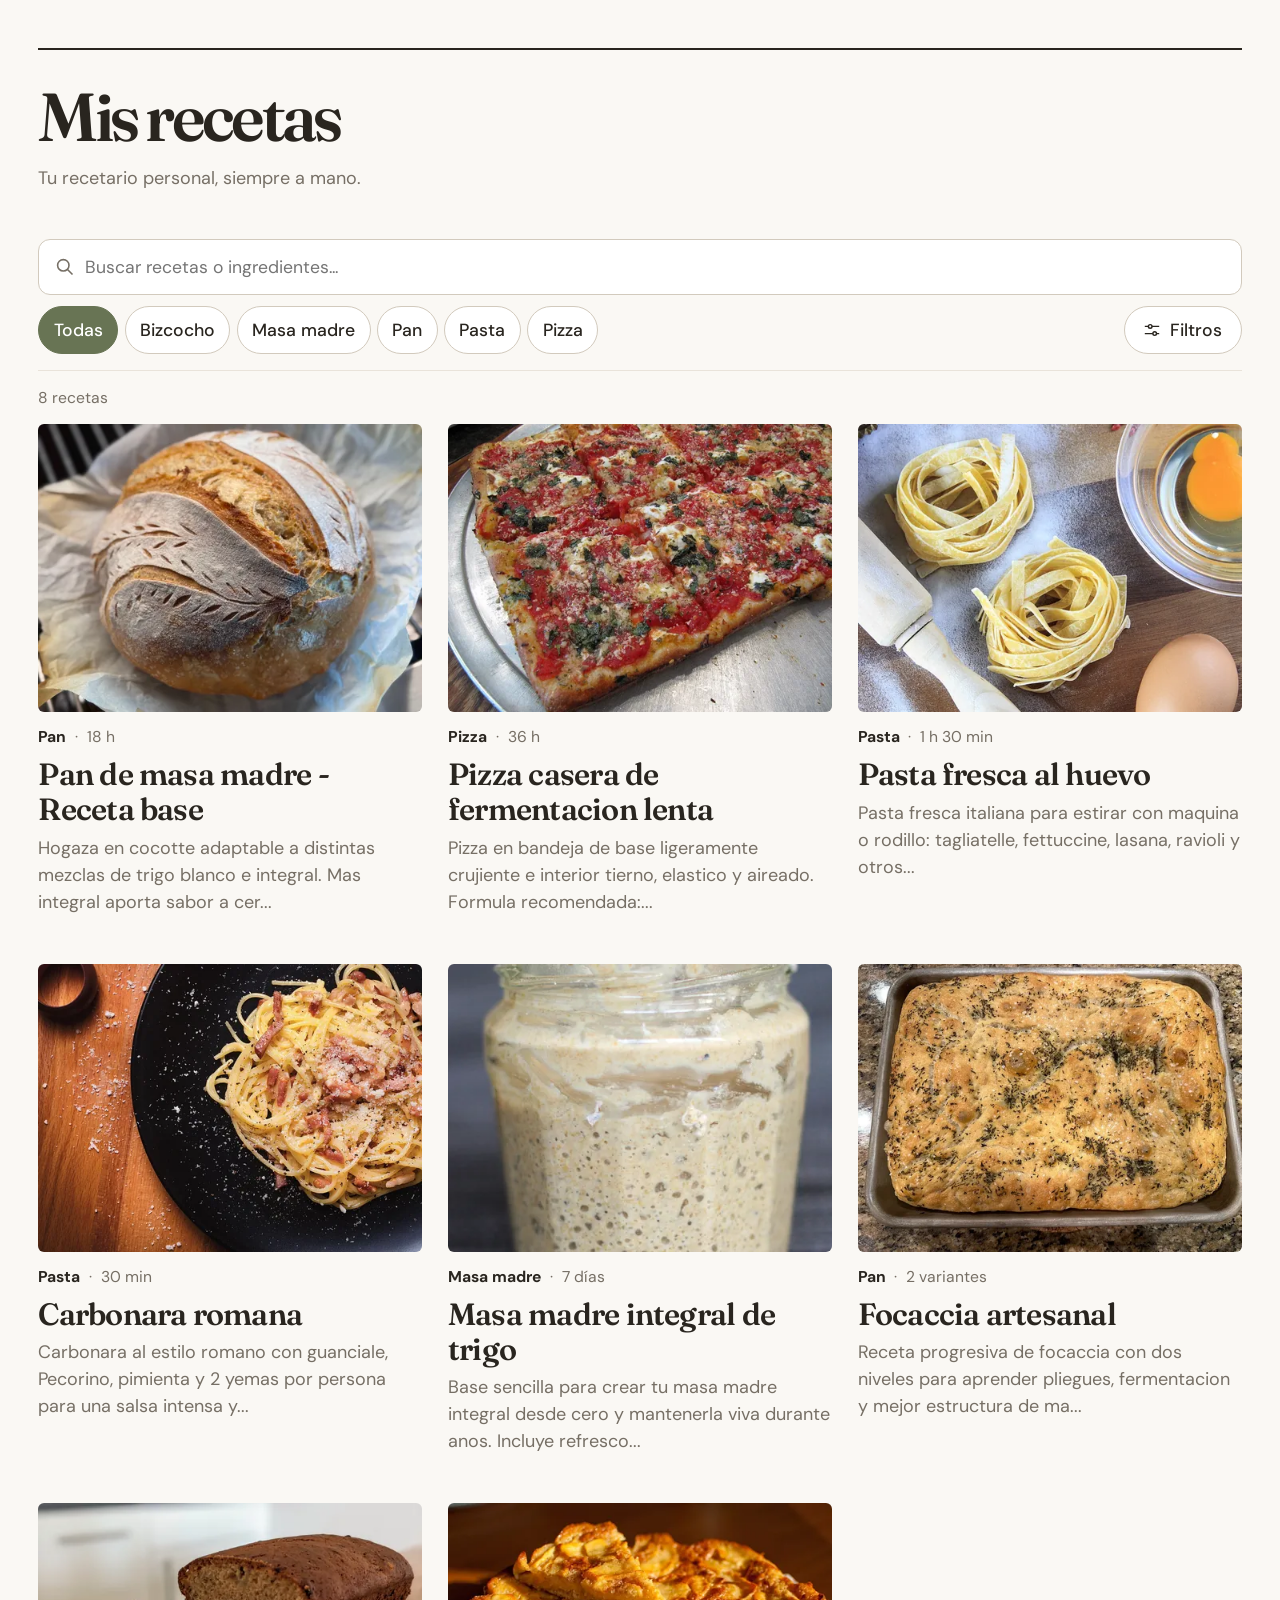
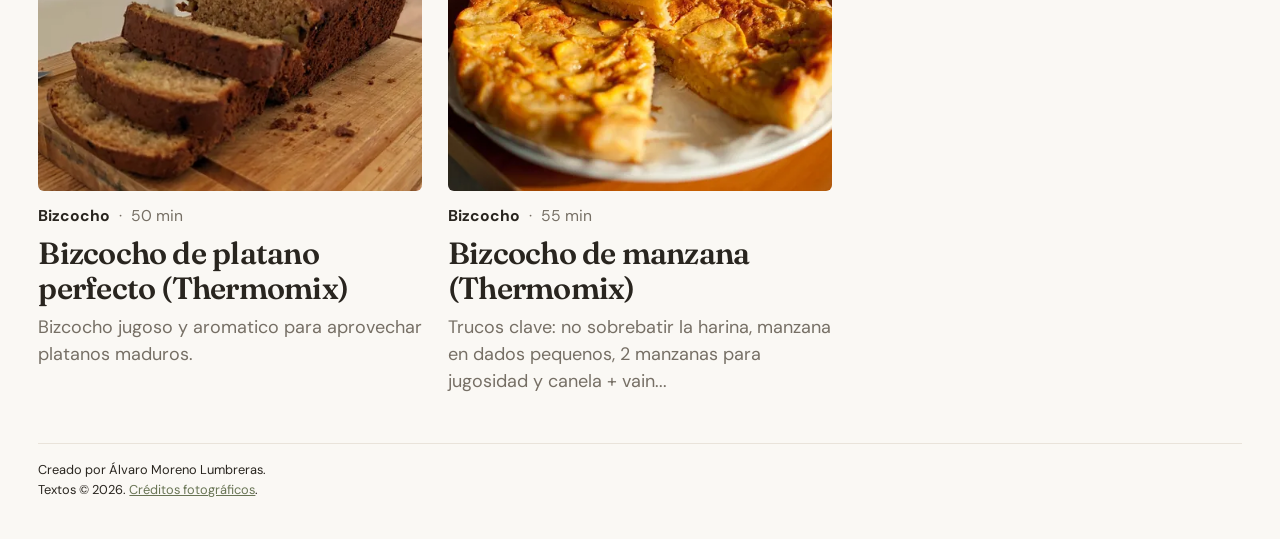
<file: index.html>
<!doctype html>
<html lang="es">
  <head>
    <meta charset="UTF-8" />
    <meta name="viewport" content="width=device-width, initial-scale=1.0" />
    <meta name="color-scheme" content="only light" />
    <title>Mis recetas</title>
    <link rel="icon" href="data:," />
    <link rel="preconnect" href="https://fonts.googleapis.com" />
    <link rel="preconnect" href="https://fonts.gstatic.com" crossorigin />
    <link
      href="https://fonts.googleapis.com/css2?family=Fraunces:opsz,wght@9..144,600;9..144,700&family=DM+Sans:wght@400;500;600;700&display=swap"
      rel="stylesheet"
    />
    <link rel="stylesheet" href="assets/css/style.css?v=catalogo4" />
  </head>
  <body>

    <div class="container">
      <header class="topbar">
        <div class="brand">

          <h1>Mis recetas</h1>
          <p class="subtitle">Tu recetario personal, siempre a mano.</p>
        </div>

      </header>

      <section class="search-panel" aria-label="Búsqueda y filtros">
        <label class="search-field">
          <span>Buscar receta</span>
          <input id="searchInput" type="search" placeholder="Buscar recetas o ingredientes..." />
        </label>

        <div id="chips"></div><button id="filters" aria-haspopup="dialog" aria-controls="filterBox">Filtros</button><dialog id="filterBox" aria-labelledby="filterTitle"><header class="dialog-head"><h2 id="filterTitle">Filtros</h2><button type="button" data-dismiss autofocus aria-label="Cerrar filtros">×</button></header><div class="filters-row dialog-scroll">
          <label>
            <span>Tipo</span>
            <select id="typeFilter">
              <option value="all">Todas</option>
            </select>
          </label>

          <label>
            <span>Duración</span>
            <select id="timeFilter">
              <option value="all">Cualquiera</option>
              <option value="short">Rápida</option>
              <option value="medium">Media</option>
              <option value="long">Lenta</option>
              <option value="unknown">Sin definir</option>
            </select>
          </label>

          <label>
            <span>Sabor</span>
            <select id="profileFilter">
              <option value="all">Todas</option>
              <option value="dulce">Dulce</option>
              <option value="salado">Salado</option>
              <option value="mixto">Mixto</option>
            </select>
          </label>

          <label>
            <span>Dificultad</span>
            <select id="difficultyFilter">
              <option value="all">Todas</option>
              <option value="baja">Sencilla</option>
              <option value="media">Técnica</option>
              <option value="alta">Experta</option>
            </select>
          </label>

          <label>
            <span>Ordenar por</span>
            <select id="sortSelect">
              <option value="updated_desc">Más recientes</option>
              <option value="updated_asc">Más antiguas</option>
              <option value="title_asc">Nombre A-Z</option>
              <option value="title_desc">Nombre Z-A</option>
              <option value="prep_asc">Menos tiempo</option>
              <option value="prep_desc">Más tiempo</option>
            </select>
          </label>
        </div>

        <footer class="dialog-foot"><button id="resetFilters">Limpiar filtros</button><button id="applyFilters" class="primary">Ver resultados</button></footer></dialog><div id="activeFilters" class="active-filters" aria-live="polite"></div>
      </section>

      <section class="status-row" aria-live="polite">
        <p id="resultsLabel" class="results-label">0 recetas</p>
        <button id="btnClearFilters" class="text-btn" type="button" hidden>Limpiar filtros</button>
      </section>

      <main>
        <section id="grid" class="grid" aria-live="polite"></section>

        <section id="empty" class="empty" hidden>
          <h2>No hay recetas para mostrar</h2>
          <p>Ajusta los filtros o prueba otra búsqueda para encontrar recetas.</p>
        </section>
      </main>

      <footer class="site-footer">
        <p>Creado por Álvaro Moreno Lumbreras.</p>
        <p>Textos © 2026. <a href="fotografias.html">Créditos fotográficos</a>.</p>
      </footer>
    </div>

    <main id="page" hidden><a href="#">← Volver al catálogo</a><header class="recipe-lead"><div class="lead-text"><h1 id="detailTitle" tabindex="-1"></h1><p id="intro"></p></div><div class="photos"></div></header><section id="detailBody"></section></main>
    <template id="cardTpl">
      <a class="card">
        <div class="thumb-wrap"><img class="thumb" alt="Imagen de receta" loading="lazy" decoding="async" /></div>
        <div class="card-body">

          <div class="card-tags">
            <span class="tag card-tag tag-type"></span>
            <span class="tag card-tag tag-duration"></span>
            <span class="tag card-tag tag-profile"></span>

          </div>
          <h2 class="title"></h2>
          <p class="desc"></p>
        </div>

      </a>
    </template>

    <script src="assets/js/app.js?v=fotos-reales" defer></script>
    <script src="assets/js/recipe.js?v=catalogo4" defer></script>
  </body>
</html>
</file>
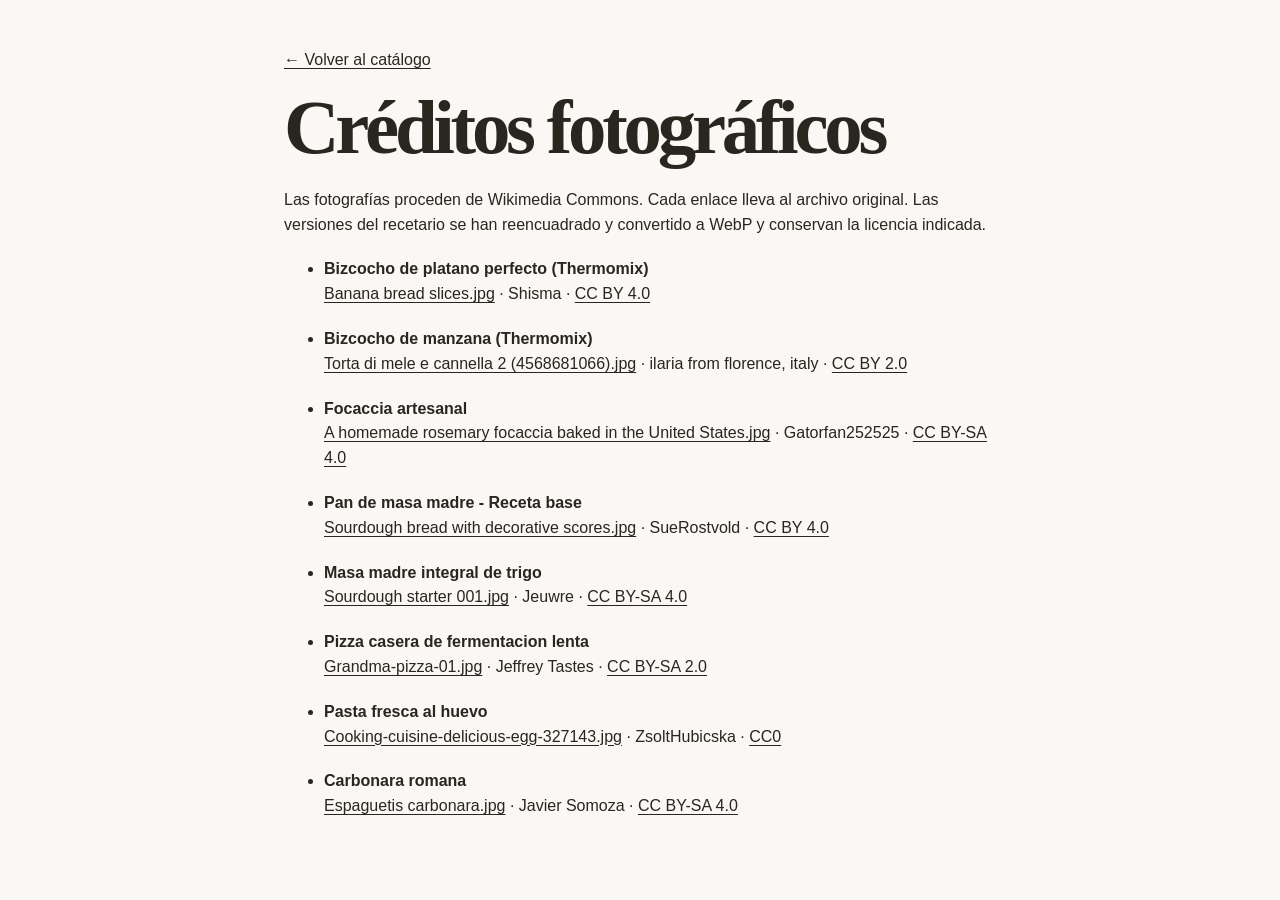
<file: fotografias.html>
<!doctype html>
<html lang="es">
  <head>
    <meta charset="utf-8">
    <meta name="viewport" content="width=device-width, initial-scale=1">
    <title>Créditos fotográficos · Mis recetas</title>
    <link rel="stylesheet" href="assets/css/style.css?v=catalogo4">
    <style>
      .credits { max-width: 47rem; margin: 3rem auto; padding: 0 1.25rem; }
      .credits li { margin-block: 1.25rem; overflow-wrap: anywhere; }
      .credits a { color: inherit; text-underline-offset: .2em; }
    </style>
  </head>
  <body>
    <main class="credits">
      <a href="./">← Volver al catálogo</a>
      <h1>Créditos fotográficos</h1>
      <p>Las fotografías proceden de Wikimedia Commons. Cada enlace lleva al archivo original. Las versiones del recetario se han reencuadrado y convertido a WebP y conservan la licencia indicada.</p>
      <ul>
        <li><strong>Bizcocho de platano perfecto (Thermomix)</strong><br><a href="https://commons.wikimedia.org/wiki/File:Banana_bread_slices.jpg">Banana bread slices.jpg</a> · Shisma · <a rel="license" href="https://creativecommons.org/licenses/by/4.0">CC BY 4.0</a></li>
        <li><strong>Bizcocho de manzana (Thermomix)</strong><br><a href="https://commons.wikimedia.org/wiki/File:Torta_di_mele_e_cannella_2_(4568681066).jpg">Torta di mele e cannella 2 (4568681066).jpg</a> · ilaria from florence, italy · <a rel="license" href="https://creativecommons.org/licenses/by/2.0">CC BY 2.0</a></li>
        <li><strong>Focaccia artesanal</strong><br><a href="https://commons.wikimedia.org/wiki/File:A_homemade_rosemary_focaccia_baked_in_the_United_States.jpg">A homemade rosemary focaccia baked in the United States.jpg</a> · Gatorfan252525 · <a rel="license" href="https://creativecommons.org/licenses/by-sa/4.0">CC BY-SA 4.0</a></li>
        <li><strong>Pan de masa madre - Receta base</strong><br><a href="https://commons.wikimedia.org/wiki/File:Sourdough_bread_with_decorative_scores.jpg">Sourdough bread with decorative scores.jpg</a> · SueRostvold · <a rel="license" href="https://creativecommons.org/licenses/by/4.0">CC BY 4.0</a></li>
        <li><strong>Masa madre integral de trigo</strong><br><a href="https://commons.wikimedia.org/wiki/File:Sourdough_starter_001.jpg">Sourdough starter 001.jpg</a> · Jeuwre · <a rel="license" href="https://creativecommons.org/licenses/by-sa/4.0">CC BY-SA 4.0</a></li>
        <li><strong>Pizza casera de fermentacion lenta</strong><br><a href="https://commons.wikimedia.org/wiki/File:Grandma-pizza-01.jpg">Grandma-pizza-01.jpg</a> · Jeffrey Tastes · <a rel="license" href="https://creativecommons.org/licenses/by-sa/2.0">CC BY-SA 2.0</a></li>
        <li><strong>Pasta fresca al huevo</strong><br><a href="https://commons.wikimedia.org/wiki/File:Cooking-cuisine-delicious-egg-327143.jpg">Cooking-cuisine-delicious-egg-327143.jpg</a> · ZsoltHubicska · <a rel="license" href="https://creativecommons.org/publicdomain/zero/1.0/deed.en">CC0</a></li>
        <li><strong>Carbonara romana</strong><br><a href="https://commons.wikimedia.org/wiki/File:Espaguetis_carbonara.jpg">Espaguetis carbonara.jpg</a> · Javier Somoza · <a rel="license" href="https://creativecommons.org/licenses/by-sa/4.0">CC BY-SA 4.0</a></li>
      </ul>
    </main>
  </body>
</html>
</file>
<file: assets/css/style.css>
:root {
  color-scheme: light;
  --paper: #faf8f4;
  --ink: #29251f;
  --muted: #766f65;
  --line: #e9e3da;
  --olive: #687454;
  --surface: #fff;
  --warm: #f3eee6;
  --ease: 170ms ease-out;
  font:
    16px/1.55 "DM Sans",
    sans-serif;
  color: var(--ink);
  background: var(--paper);
}
* {
  box-sizing: border-box;
}
body {
  margin: 0;
}
h1,
h2,
h3,
.title {
  font-family: Fraunces, Georgia, serif;
  font-weight: 600;
  line-height: 1.14;
}
h1 {
  font-size: clamp(2.5rem, 6vw, 4.8rem);
  letter-spacing: -0.055em;
  margin: 0.15em 0;
}
h2 {
  font-size: 2rem;
}
h3 {
  font-size: 1.45rem;
}
a {
  color: var(--olive);
}
button,
input,
select {
  font: inherit;
  color: inherit;
}
button,
select,
input {
  background: var(--surface);
  border: 1px solid var(--line);
  border-radius: 8px;
  padding: 0.55em 0.85em;
  max-width: 100%;
}
button,
select {
  cursor: pointer;
}
button {
  min-height: 44px;
}
button:hover {
  border-color: var(--olive);
}
button.primary,
[aria-pressed="true"] {
  background: var(--olive);
  color: white;
}
input,
select {
  width: 100%;
}
label {
  display: block;
}
label > span,
.subtitle,
.results-label,
.desc {
  color: var(--muted);
}
:focus-visible {
  outline: 3px solid #8a5834;
  outline-offset: 3px;
}
[hidden] {
  display: none !important;
}
.container,
#page {
  width: min(1560px, 94%);
  margin: auto;
  padding: clamp(20px, 4vw, 58px) 0 max(40px, env(safe-area-inset-bottom));
}
.topbar,
.status-row,
#chips,
.variant-switcher {
  display: flex;
  align-items: center;
  gap: 0.55rem;
  flex-wrap: wrap;
}
.topbar,
.status-row {
  justify-content: space-between;
}
.subtitle {
  margin: 0.35em 0;
}
.search-panel {
  margin: 2rem 0 0.6rem;
  padding: 1rem 0;
  border-block: 1px solid var(--line);
  display: flex;
  gap: 0.65rem;
  align-items: center;
  flex-wrap: wrap;
}
.search-field {
  width: 100%;
}
.search-field span {
  position: absolute;
  clip-path: inset(100%);
}
#chips {
  flex: 1;
}
#chips button {
  border-radius: 2rem;
}
.active-filters:empty {
  display: none;
}
.active-filters {
  width: 100%;
}
.filter-chip,
.tag {
  font-size: 0.83rem;
  color: var(--muted);
  margin-right: 0.7rem;
}
.grid {
  display: grid;
  grid-template-columns: repeat(3, minmax(0, 1fr));
  gap: 2rem 1.5rem;
}
.card {
  display: block;
  text-decoration: none;
  color: inherit;
  min-width: 0;
}
.thumb,
.detail-img {
  display: block;
  width: 100%;
  object-fit: cover;
  border-radius: 10px;
}
.thumb {
  aspect-ratio: 3/2;
}
.title {
  margin: 0.65em 0 0.25em;
  font-size: 1.55rem;
}
.desc {
  margin: 0.5em 0;
}
.site-footer {
  border-top: 1px solid var(--line);
  margin-top: 3rem;
  padding-top: 1rem;
  font-size: 0.8rem;
}
.site-footer p {
  margin: 0;
}
#page {
  max-width: 1280px;
}
#page h1 {
  font-size: clamp(2.4rem, 5vw, 4rem);
  margin: 0.4em 0;
}
.detail-img {
  max-height: 340px;
}
.variant-switcher a {
  flex: 1 1 230px;
  border: 1px solid var(--line);
  border-radius: 8px;
  padding: .75rem 1rem;
  text-decoration: none;
}
.variant-switcher a[aria-current="page"] {
  border-color: var(--olive);
  background: var(--warm);
  font-weight: 600;
}
.photos { display: grid; gap: .8rem; }
.columns {
  display: grid;
  grid-template-columns: 2fr 3fr;
  gap: 2rem;
}
.columns ul, .columns ol {
  padding-inline-start: 1.7rem;
  font-size: 1.1rem;
  line-height: 1.7;
}
.columns li { padding: .5rem 0 .5rem .2rem; }
.columns ol li + li { margin-top: .5rem; }
.columns li::marker { color: var(--olive); }
dialog {
  background: var(--paper);
  color: inherit;
  width: min(580px, 94%);
  max-height: 88dvh;
  border: 1px solid var(--line);
  border-radius: 15px;
  padding: 1.5rem;
}
dialog::backdrop {
  background: #29251f66;
}
.filters-row {
  display: grid;
  gap: 0.65rem;
  margin: 1rem 0;
}
dialog[open] {
  display: flex;
  flex-direction: column;
  overflow: hidden;
}
html:has(dialog[open]) { overflow: hidden; }
.dialog-head, .dialog-foot {
  display: flex;
  align-items: center;
  justify-content: space-between;
  gap: .5rem;
  flex-shrink: 0;
}
.dialog-head h2 { font-size: 1.55rem; margin: 0; }
.dialog-head button { min-width: 44px; font-size: 1.3rem; padding: .2rem; }
.dialog-scroll { overflow-y: auto; min-height: 0; overscroll-behavior: contain; padding: .3rem; }
.dialog-foot { justify-content: flex-end; flex-wrap: wrap; }

@media (max-width: 999px) {
  .grid {
    grid-template-columns: repeat(2, minmax(0, 1fr));
  }
}
@media (max-width: 640px) {
  .columns {
    grid-template-columns: 1fr;
  }
  .columns {
    gap: 0;
  }
  .topbar {
    gap: 1rem;
  }
  #filterBox {
    margin: auto 0 0;
    width: 100%;
    max-width: none;
    border-radius: 16px 16px 0 0;
    padding-bottom: max(1rem, env(safe-area-inset-bottom));
  }
  #chips {
    flex-basis: 100%;
  }
}
#page, dialog {
  overflow-wrap: anywhere;
}

/* Editorial rhythm shared by the index and recipe pages. */
body { font-optical-sizing: auto; }
.container { padding-top: clamp(1.4rem, 4vw, 3rem); }
.topbar { border-top: 2px solid var(--ink); padding-top: 1.1rem; }
.topbar h1 { font-size: clamp(2.7rem, 5.4vw, 4.35rem); }
.subtitle { font-size: 1rem; }
.search-panel { margin: 1.5rem 0 0; padding: 1rem 0; border-top: none; }
.search-field input {
  min-height: 48px;
  padding-inline-start: 2.85rem;
  background: var(--surface) url("data:image/svg+xml,%3Csvg xmlns='http://www.w3.org/2000/svg' width='20' height='20' fill='none' stroke='%23766f65' stroke-width='1.6'%3E%3Ccircle cx='8.3' cy='8.3' r='5.7'/%3E%3Cpath d='m12.5 12.5 5 5'/%3E%3C/svg%3E") no-repeat 1rem center;
}
#chips { gap: .25rem; }
#chips button { background: transparent; border-color: transparent; padding-inline: .9rem; }
#chips [aria-pressed=true] { background: var(--olive); color: white; }
#filters { background: var(--warm); }
.status-row { min-height: 3.3rem; }
.results-label { margin: 0; font-size: .9rem; }
.grid { gap: clamp(1.8rem, 4vw, 3rem) clamp(1rem, 2vw, 1.75rem); }
.thumb-wrap { overflow: hidden; border-radius: 6px; background: var(--warm); }
.thumb { aspect-ratio: 4 / 3; border-radius: 0; transition: transform var(--ease); }
.card-body { padding-top: .8rem; }
.card-tags { display: flex; gap: .55rem; align-items: center; }
.card-tags .tag { margin: 0; font-size: .81rem; }
.tag-type { font-weight: 700; color: var(--ink); }
.tag-duration:not([hidden])::before, .tag-profile:not([hidden])::before { content: '·'; margin-right: .55rem; }
.title { margin: .25em 0; letter-spacing: -.025em; font-size: clamp(1.55rem, 2.25vw, 1.95rem); }
.desc { margin: .35rem 0 0; line-height: 1.5; }
#page > a { display: inline-flex; align-items: center; min-height: 44px; color: var(--muted); text-underline-offset: .22em; }
#page h1 { max-width: 22ch; }
#detailBody > p { max-width: 66ch; line-height: 1.65; }
.photos { margin: 1.3rem 0; }
.detail-img { aspect-ratio: 2.6; max-height: 355px; border-radius: 6px; background: var(--warm); }
.variant-switcher { gap: .65rem; margin: 1.35rem 0 .8rem; align-items: stretch; }
.variant-switcher a { display: grid; align-content: start; gap: .22rem; color: var(--ink); background: var(--surface); }
.variant-switcher a[aria-current=page] { background: var(--warm); border-color: var(--olive); }
.variant-switcher small, .variant-switcher span { font-size: .84rem; font-weight: 500; }
.variant-switcher strong { font-family: Fraunces, Georgia, serif; font-size: 1.15rem; }
.recipe-meta { font-size: .94rem; padding-block: .4rem; }
.columns { grid-template-columns: minmax(0, .85fr) minmax(0, 1.5fr); gap: clamp(1.5rem, 5vw, 4rem); border-block: 1px solid var(--line); padding-block: 1.45rem; }
.columns h2 { margin: 0 0 .65rem; font-size: clamp(1.65rem, 3vw, 2.1rem); }
.columns ul { padding-left: 1.15rem; }
.columns ol { padding-left: 2rem; }
.columns ol li::marker { font: 600 1.22em Fraunces, Georgia, serif; color: var(--ink); }
.columns ol li + li { border-top: 1px solid var(--line); padding-top: .9rem; }
dialog { background: var(--surface); }
.dialog-head { border-bottom: 1px solid var(--line); padding-bottom: .75rem; }
.dialog-foot { border-top: 1px solid var(--line); padding-top: .75rem; }
.dialog-scroll select { min-height: 44px; background: var(--paper); }
button, a { -webkit-tap-highlight-color: transparent; }
button, .variant-switcher a { user-select: none; transition: background-color var(--ease); }
button:active, .variant-switcher a:active { background-color: var(--warm); }
.card:active .thumb { opacity: .92; }
:focus-visible { outline: 3px solid var(--olive); outline-offset: 3px; }
#detailTitle:focus { outline: none; }
@media (hover: hover) and (pointer: fine) {
  .card:hover .thumb { transform: scale(1.025); }
  .card:hover .title { text-decoration: underline; text-decoration-thickness: 1px; text-underline-offset: .16em; }
}
@media (max-width: 640px) {
  .columns { grid-template-columns: 1fr; }
  #chips { flex: 1 1 100%; }
  #chips button { padding-inline: .65rem; }
  .detail-img { aspect-ratio: 1.8; max-height: 30svh; }
  .variant-switcher a { flex-basis: 100%; }
}
@media (prefers-reduced-motion: no-preference) {
  dialog[open] { animation: reveal 150ms ease-out; }
  @keyframes reveal { from { opacity: .5; transform: translateY(3px); } }
}
@media (prefers-reduced-motion: reduce) {
  *, *::before, *::after { animation: none !important; transition: none !important; }
}

/* The page and the reading measure have different jobs on wide screens. */
.recipe-lead { margin: .7rem 0 1.5rem; }
#intro { font-size: clamp(1.05rem, 1.45vw, 1.35rem); line-height: 1.65; max-width: 55ch; }
#intro:empty { display: none; }
@media (min-width: 860px) {
  .recipe-lead {
    display: grid;
    grid-template-columns: minmax(0, .79fr) minmax(0, 1fr);
    align-items: center;
    gap: clamp(2rem, 4vw, 4rem);
    padding-block: 1rem 1.5rem;
    border-block: 1px solid var(--line);
  }
  .recipe-lead .photos { margin: 0; }
  .recipe-lead .detail-img { aspect-ratio: 1.8; max-height: 420px; }
  #page h1 { font-size: clamp(2.9rem, 4.7vw, 4.6rem); line-height: 1.02; margin: .2em 0; }
  .columns {
    grid-template-columns: clamp(300px, 25vw, 340px) minmax(0, 1fr);
    gap: clamp(2rem, 5vw, 5rem);
    padding-block: 2.4rem;
  }
  .columns ul, .columns ol { font-size: clamp(1.12rem, 1.38vw, 1.28rem); line-height: 1.68; }
  .columns ol { max-width: 68ch; }
  .columns ol li { padding-left: .35rem; }
  .columns ol li::marker { font-size: 1.35em; }
  .recipe-meta, .variant-switcher span { font-size: 1.05rem; }
  .topbar h1 { font-size: clamp(3.7rem, 5.3vw, 5rem); }
  .subtitle, .desc { font-size: 1.125rem; }
  .title { font-size: clamp(1.75rem, 2.4vw, 2.25rem); }
  .card-tags .tag, .results-label { font-size: .98rem; }
  .search-panel button, .search-field input { font-size: 1.1rem; min-height: 48px; }
  .search-field input { min-height: 56px; }
}
@media (max-width: 859px) {
  .columns { grid-template-columns: 1fr; }
  .container, #page { width: 92%; }
}

@media (max-width: 639px) { .grid { grid-template-columns: 1fr; } }
@media (min-width: 1400px) {
  .grid { grid-template-columns: repeat(4, minmax(0, 1fr)); }
  .title { font-size: clamp(1.7rem, 2vw, 2rem); }
}

:root { --control-line: #d2cabd; --control-radius: .75rem; }
#chips { gap: .4rem; }
#filters, #chips button, .dialog-foot button, .dialog-head button, #btnClearFilters,
.search-field input, .dialog-scroll select, .variant-switcher a {
  border: 1px solid var(--control-line);
  border-radius: var(--control-radius);
  background-color: var(--surface);
  transition: border-color var(--ease), background-color var(--ease), color var(--ease);
}
#filters, #chips button { border-radius: 2rem; font-weight: 500; }
#filters { display: inline-flex; align-items: center; gap: .55rem; padding-inline: 1.15rem; }
#filters::before {
  content: ""; width: 1.15rem; height: 1.15rem;
  background: center / contain no-repeat url("data:image/svg+xml,%3Csvg xmlns='http://www.w3.org/2000/svg' viewBox='0 0 20 20' fill='none' stroke='%2329251f' stroke-width='1.6'%3E%3Cpath d='M2 6h4m4 0h8M2 14h9m4 0h3'/%3E%3Ccircle cx='8' cy='6' r='2'/%3E%3Ccircle cx='13' cy='14' r='2'/%3E%3C/svg%3E");
}
#chips [aria-pressed=true], #applyFilters, .variant-switcher a[aria-current=page] {
  color: white; background-color: var(--olive); border-color: var(--olive);
}
.variant-switcher a[aria-current=page] small { color: inherit; }
#page > a { padding-inline: .85rem; background: var(--warm); border-radius: 2rem; text-decoration: none; color: var(--ink); }
#btnClearFilters { background: transparent; min-height: 44px; }
#filterBox { padding: 0; width: min(570px, 94%); border-radius: 1.25rem; }
.dialog-head, .dialog-foot { padding: 1.2rem 1.6rem; background: var(--paper); }
.dialog-head h2 { font-size: clamp(1.85rem, 4vw, 2.25rem); letter-spacing: -.035em; }
.dialog-head button { border-radius: 50%; width: 44px; height: 44px; line-height: 1; }
.filters-row {
  margin: 0; padding: 1.35rem 1.6rem;
  grid-template-columns: repeat(2,minmax(0,1fr)); gap: 1.1rem 1rem;
}
.filters-row label { display: grid; gap: .35rem; }
.filters-row label > span { font-size: .92rem; font-weight: 600; color: var(--ink); }
.filters-row label:last-child { grid-column: 1/-1; border-top: 1px solid var(--line); padding-top: 1rem; }
.dialog-scroll select {
  appearance: none; padding: .62rem 2.3rem .62rem .8rem; min-height: 48px;
  background: var(--surface) url("data:image/svg+xml,%3Csvg xmlns='http://www.w3.org/2000/svg' viewBox='0 0 16 16' fill='none' stroke='%23554d40' stroke-width='1.6'%3E%3Cpath d='m4 6 4 4 4-4'/%3E%3C/svg%3E") no-repeat right .8rem center / 1rem;
}
.dialog-foot { justify-content: space-between; }
.dialog-foot button { min-height: 46px; padding-inline: 1.1rem; font-weight: 600; }
@media (hover:hover) {
  #chips button:hover, #filters:hover, .variant-switcher a:hover, .dialog-foot button:hover,
  .dialog-head button:hover, .dialog-scroll select:hover, #page > a:hover, #btnClearFilters:hover { border-color: var(--olive); }
  #filters:hover, #chips button:not([aria-pressed=true]):hover, #resetFilters:hover,
  .dialog-head button:hover, .variant-switcher a:not([aria-current=page]):hover { background-color: var(--warm); }
  #applyFilters:hover { background-color: #546044; }
}
button:active, #page > a:active { box-shadow: inset 0 0 0 1px currentColor; }
@media (max-width: 640px) {
  #filterBox { width: 100%; border-radius: 1.25rem 1.25rem 0 0; }
  .dialog-head, .dialog-foot, .filters-row { padding: 1rem; }
  .dialog-foot { padding-bottom: max(1rem,env(safe-area-inset-bottom)); }
}
@media (max-width: 420px) { .filters-row { grid-template-columns: 1fr; } }
@media (prefers-reduced-motion: reduce) { #chips button, #filters, .variant-switcher a, .dialog-foot button, .dialog-head button, #btnClearFilters, .search-field input, .dialog-scroll select { transition: none; } }
@media (forced-colors: active) { .dialog-scroll select { appearance: auto; } }
</file>
